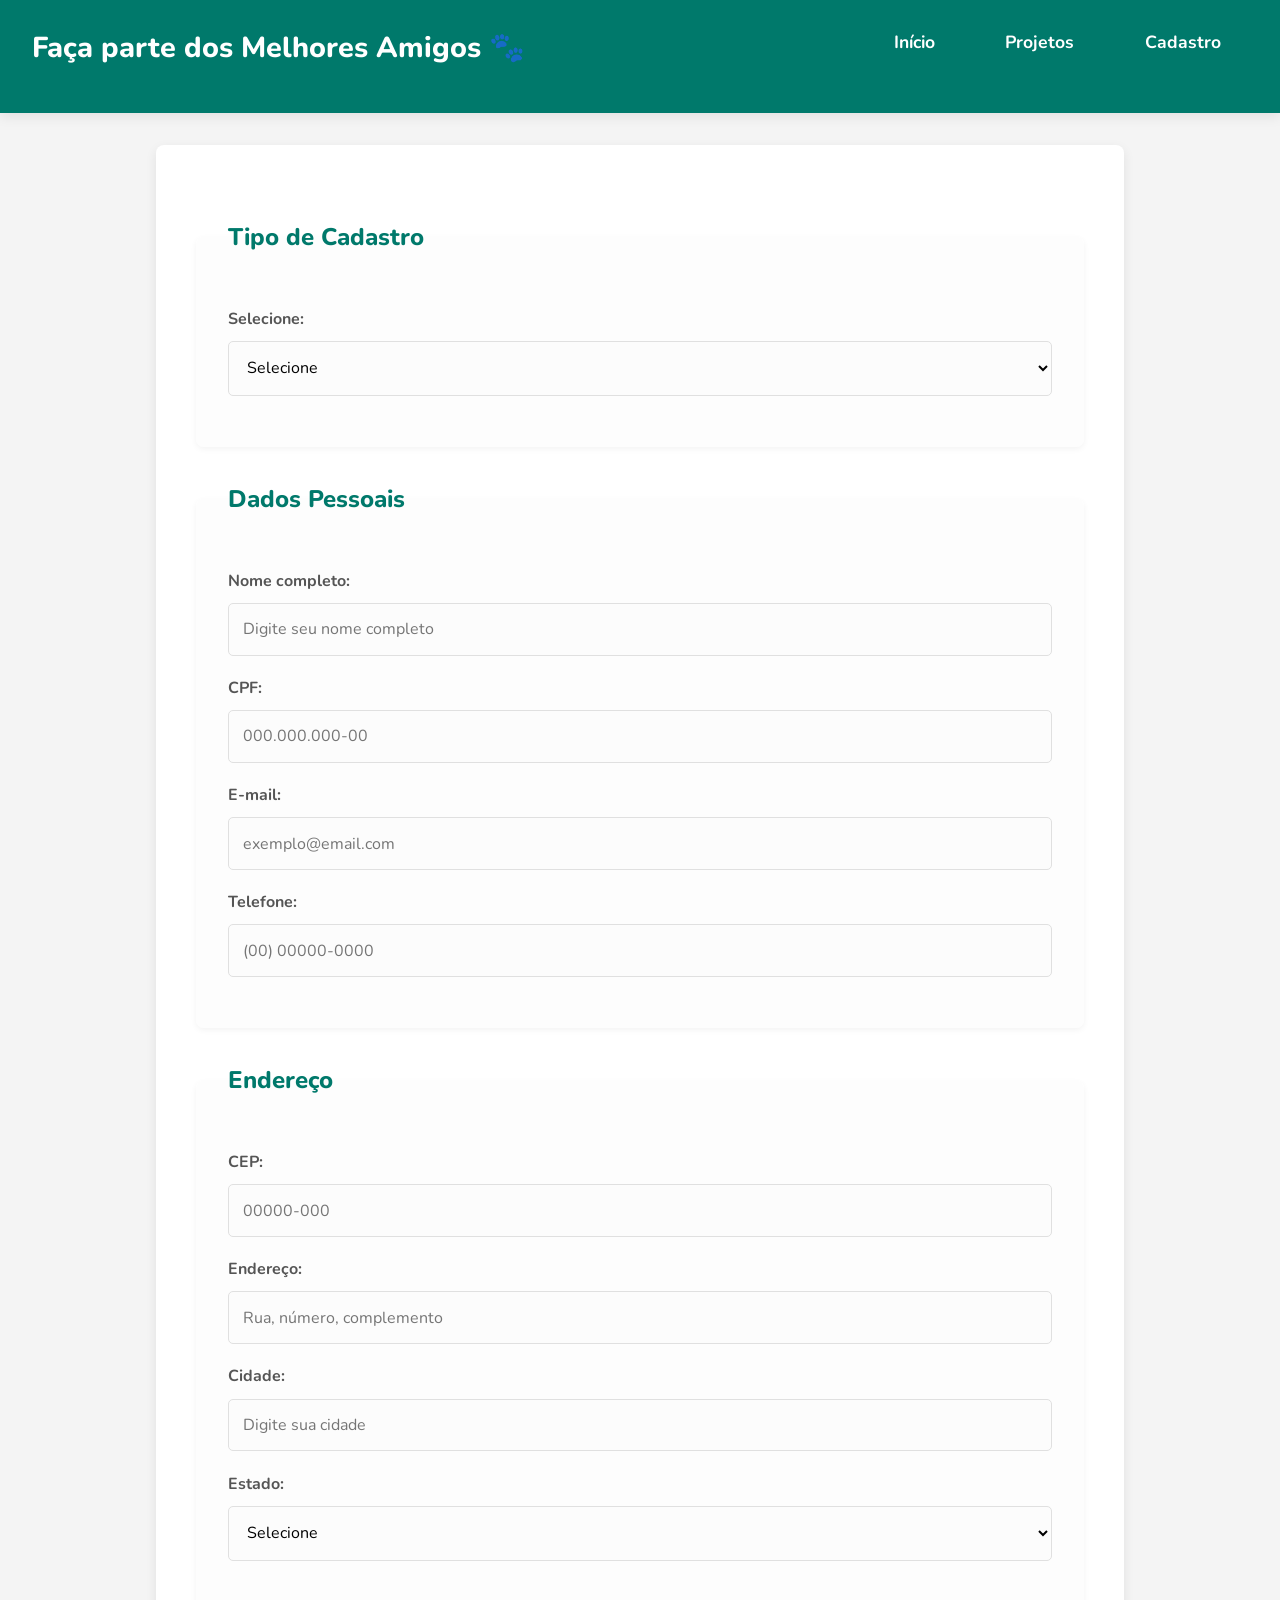
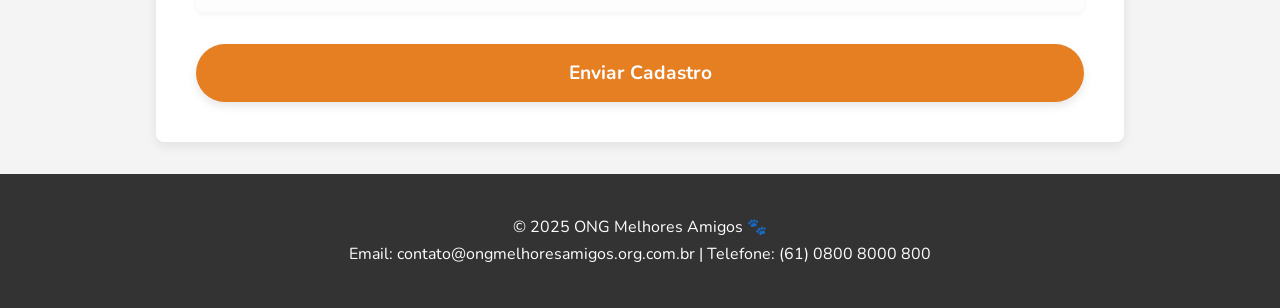
<file: cadastro.html>
<!DOCTYPE html>
<html lang="pt-BR">
<head>
    <meta charset="UTF-8">
    <meta name="viewport" content="width=device-width, initial-scale=1.0">
    <link rel="stylesheet" href="style.css">
    <title>Cadastro - ONG Melhores Amigos 🐾</title>
</head>
<body>
    <header>
        <h1>Faça parte dos Melhores Amigos 🐾</h1>
        <nav>
            <ul>
                <li><a href="index.html">Início</a></li>
                <li><a href="projeto.html">Projetos</a></li>
                <li><a href="cadastro.html">Cadastro</a></li>
            </ul>
        </nav>
    </header>

    <main>
        <section>
            <form>
                <fieldset>
                    <legend>Tipo de Cadastro</legend>
                    <label for="tipo">Selecione:</label>
                    <select id="tipo" name="tipo" required>
                        <option value="">Selecione</option>
                        <option value="doador">Doador</option>
                        <option value="voluntario">Voluntário</option>
                    </select>
                </fieldset>

                <fieldset>
                    <legend>Dados Pessoais</legend>
                    <label for="nome">Nome completo:</label>
                    <input type="text" id="nome" name="nome" placeholder="Digite seu nome completo" required>

                    <label for="cpf">CPF:</label>
                    <input type="text" id="cpf" name="cpf" placeholder="000.000.000-00" pattern="\d{3}\.\d{3}\.\d{3}-\d{2}" required>

                    <label for="email">E-mail:</label>
                    <input type="email" id="email" name="email" placeholder="exemplo@email.com" required>

                    <label for="telefone">Telefone:</label>
                    <input type="tel" id="telefone" name="telefone" placeholder="(00) 00000-0000" pattern="\(\d{2}\)\s?\d{5}-\d{4}" required>
                </fieldset>

                <fieldset>
                    <legend>Endereço</legend>
                    <label for="cep">CEP:</label>
                    <input type="text" id="cep" name="cep" placeholder="00000-000" pattern="\d{5}-\d{3}" required>

                    <label for="endereco">Endereço:</label>
                    <input type="text" id="endereco" name="endereco" placeholder="Rua, número, complemento" required>

                    <label for="cidade">Cidade:</label>
                    <input type="text" id="cidade" name="cidade" placeholder="Digite sua cidade" required>

                    <label for="estado">Estado:</label>
                    <select id="estado" name="estado" required>
                        <option value="">Selecione</option>
                        <option value="DF">Distrito Federal</option>
                        <option value="GO">Goiás</option>
                        <option value="SP">São Paulo</option>
                        <option value="RJ">Rio de Janeiro</option>
                        <option value="MG">Minas Gerais</option>
                        <option value="BA">Bahia</option>
                        <option value="PR">Paraná</option>
                    </select>
                </fieldset>

                <button type="submit">Enviar Cadastro</button>
            </form>
        </section>
    </main>

    <footer>
        <p>&copy; 2025 ONG Melhores Amigos 🐾</p>
        <p>Email: contato@ongmelhoresamigos.org.com.br | Telefone: (61) 0800 8000 800</p>
    </footer>
</body>
</html>
</file>
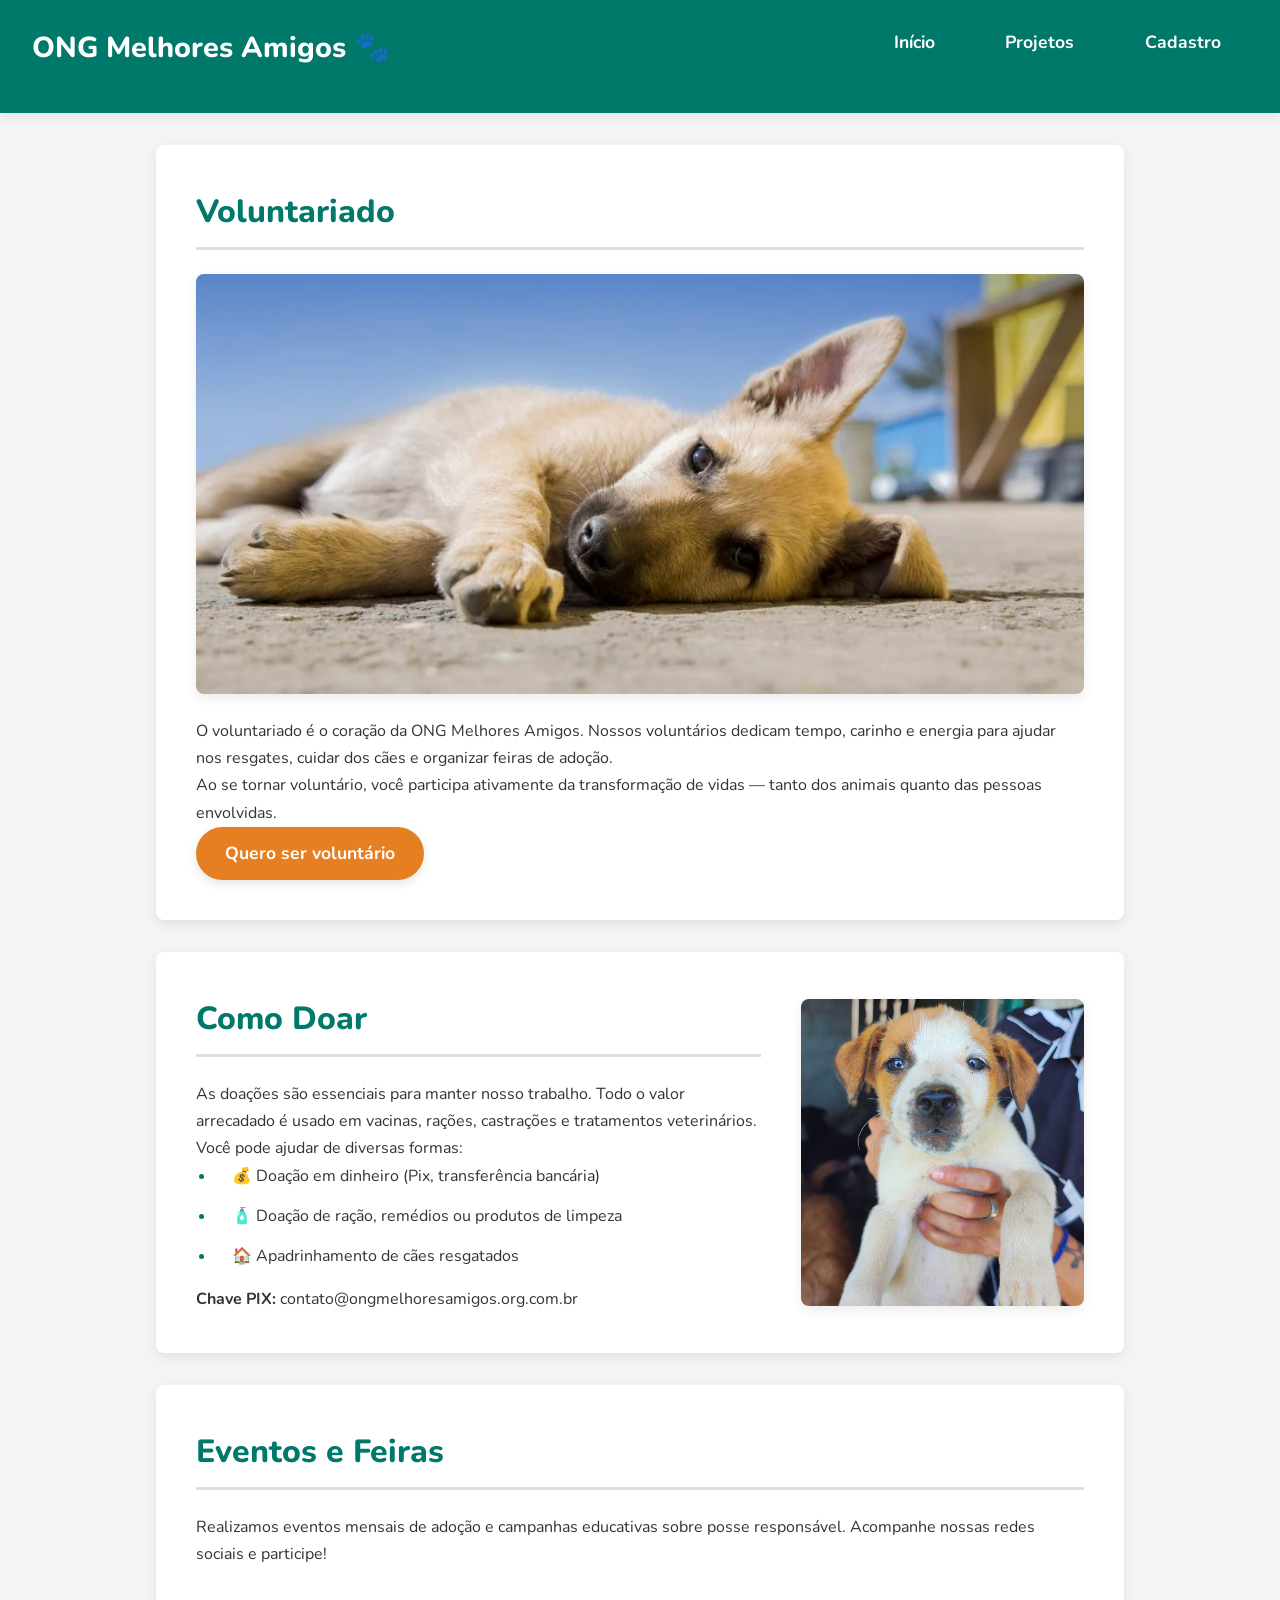
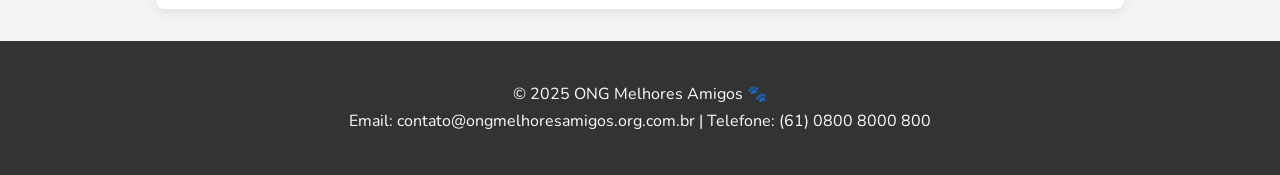
<file: projeto.html>
<!DOCTYPE html>
<html lang="pt-BR">
<head>
    <meta charset="UTF-8">
    <meta name="viewport" content="width=device-width, initial-scale=1.0">
    <link rel="stylesheet" href="style.css">
    <title>ONG Melhores Amigos 🐾</title>
</head>
<body>
    <header>
        <h1>ONG Melhores Amigos 🐾</h1>
        <nav>
            <ul>
                <li><a href="index.html">Início</a></li>
                <li><a href="projeto.html">Projetos</a></li>
                <li><a href="cadastro.html">Cadastro</a></li>
            </ul>
        </nav>
    </header>

    <main>
        <section>
            <h2>Voluntariado</h2>
            <img src="IMG/cahorrodeitado.jpeg" alt="Cachorro deitado">
            <p>O voluntariado é o coração da ONG Melhores Amigos. Nossos voluntários dedicam tempo, carinho e energia para ajudar nos resgates, cuidar dos cães e organizar feiras de adoção.</p>
            <p>Ao se tornar voluntário, você participa ativamente da transformação de vidas — tanto dos animais quanto das pessoas envolvidas.</p>
            <p><a href="cadastro.html"><button type="button">Quero ser voluntário</button></a></p>
        </section>

        <section id="secao-doar">
            <div class="conteudo-doar">
                <h2>Como Doar</h2>
                <p>As doações são essenciais para manter nosso trabalho. Todo o valor arrecadado é usado em vacinas, rações, castrações e tratamentos veterinários.</p>
                <p>Você pode ajudar de diversas formas:</p>
                <ul>
                    <li>💰 Doação em dinheiro (Pix, transferência bancária)</li>
                    <li>🧴 Doação de ração, remédios ou produtos de limpeza</li>
                    <li>🏠 Apadrinhamento de cães resgatados</li>
                </ul>
                <p><strong>Chave PIX:</strong> contato@ongmelhoresamigos.org.com.br</p>
            </div>
            <img src="IMG/adotadooo.jpeg" alt="Cachorro feliz sendo adotado">
        </section>

        <section>
            <h2>Eventos e Feiras</h2>
            <p>Realizamos eventos mensais de adoção e campanhas educativas sobre posse responsável. Acompanhe nossas redes sociais e participe!</p>
        </section>
    </main>

    <footer>
        <p>&copy; 2025 ONG Melhores Amigos 🐾</p>
        <p>Email: contato@ongmelhoresamigos.org.com.br | Telefone: (61) 0800 8000 800</p>
    </footer>
</body>
</html>
</file>
<file: style.css>
@import url('https://fonts.googleapis.com/css2?family=Nunito:wght@400;700;800&display=swap');

:root {
  --cor-primaria: #00796B;
  --cor-secundaria: #555;
  --cor-fundo-site: #F4F4F4;
  --cor-fundo-bloco: #FFFFFF;
  --cor-texto: #333333;
  --cor-branca: #FFFFFF;
  --cor-borda: #E0E0E0;
  --cor-acao: #E67E22;
  --sombra-padrao: 0 4px 12px rgba(0, 0, 0, 0.08);
}

* {
  margin: 0;
  padding: 0;
  box-sizing: border-box;
}

body {
  font-family: 'Nunito', 'Arial', sans-serif;
  line-height: 1.7;
  background-color: var(--cor-fundo-site);
  color: var(--cor-texto);
}

/* --- HEADER & NAV --- */
header {
  background-color: var(--cor-primaria);
  color: var(--cor-branca);
  padding: 1.5rem 2rem;
  box-shadow: var(--sombra-padrao);
  position: sticky;
  top: 0;
  z-index: 1000;
  text-align: center;
  display: flex;
  justify-content: space-between;
  align-items: center;
  flex-wrap: wrap;
}

header h1 {
  color: var(--cor-branca);
  font-weight: 800;
  font-size: 1.8rem;
  margin-bottom: 1rem;
}

.header-left .titulo-principal {
  margin-bottom: 0;
}

nav {
  display: flex;
  justify-content: center;
  flex-wrap: wrap;
}

nav.nav-principal {
   justify-content: flex-end;
}

nav ul {
  list-style: none;
  display: flex;
  flex-wrap: wrap;
  justify-content: center;
}

nav a {
  color: var(--cor-branca);
  text-decoration: none;
  font-weight: 700;
  font-size: 1.1rem;
  padding: 0.6rem 1.2rem;
  margin: 0.2rem 0.5rem; 
  border-radius: 50px;
  transition: all 0.3s ease;
}

nav a:hover {
  background-color: var(--cor-branca);
  color: var(--cor-primaria);
  transform: scale(1.05);
}

/* --- LAYOUT PRINCIPAL --- */
main {
  max-width: 1000px;
  margin: 2rem auto;
  padding: 0 1rem;
}

main > section {
  background-color: var(--cor-fundo-bloco);
  border-radius: 8px;
  box-shadow: var(--sombra-padrao);
  padding: 2.5rem;
  margin-bottom: 2rem;
  transition: transform 0.3s ease, box-shadow 0.3s ease;
}

main > section:hover {
  transform: translateY(-5px);
  box-shadow: 0 8px 16px rgba(0, 0, 0, 0.1);
}

/* --- TIPOGRAFIA --- */
main h2 {
  color: var(--cor-primaria);
  margin-bottom: 1.5rem;
  padding-bottom: 0.5rem;
  border-bottom: 3px solid var(--cor-borda);
  font-weight: 800;
  font-size: 2rem;
}

main h3 {
  color: var(--cor-primaria);;
  margin-top: 1.5rem;
  margin-bottom: 1rem;
  font-weight: 700;
  font-size: 1.5rem;
}

ul {
  margin-bottom: 1rem;
  padding-left: 20px;
}

li {
  margin-bottom: 0.8rem;
  padding-left: 1rem;
}

li::marker { 
  color: var(--cor-primaria);
  font-weight: bold;
}

main a {
  color: var(--cor-acao);
  text-decoration: none;
  font-weight: bold;
}

main a:hover {
  text-decoration: underline;
}

/* --- IMAGENS --- */
img {
  max-width: 100%;
  height: auto;
  border-radius: 8px;
}

main img {
  display: block;
  margin: 1.5rem auto; 
  box-shadow: var(--sombra-padrao);
  transition: transform 0.3s ease;
}

main img:hover {
  transform: scale(1.03);
}

/* Hero (Banner Inicial) */
.hero {
  width: 100%;
  max-height: 450px; 
  overflow: hidden; 
  margin-bottom: 2rem; 
  display: block; 
}

.hero img {
  width: 100%;
  height: 450px;
  object-fit: cover; 
  opacity: 0.7; 
  border-radius: 0; 
  margin-bottom: -5px; 
  display: inline-block; 
}

/* IMAGEM DE DESTAQUE (PROJETOS) - CORREÇÃO DE TAMANHO */
.img-destaque {
    width: 100%;           
    height: 300px;         
    object-fit: cover;     
    border-radius: 8px;    
    margin-bottom: 1.5rem; 
}


/* --- FORMULÁRIOS E BOTÕES --- */
button,
input[type="submit"] {
  background-color: var(--cor-acao);
  color: var(--cor-branca);
  border: none;
  padding: 0.9rem 1.8rem;
  font-size: 1.1rem;
  font-weight: 700;
  font-family: 'Nunito', sans-serif;
  border-radius: 50px;
  cursor: pointer;
  transition: all 0.3s ease;
  box-shadow: 0 4px 10px rgba(0, 0, 0, 0.1);
}

button:hover,
input[type="submit"]:hover {
  background-color: #d35400;
  transform: translateY(-3px);
  box-shadow: 0 6px 12px rgba(0, 0, 0, 0.15);
}

form {
  margin-top: 2rem;
}

fieldset {
  border: none; 
  background-color: #fdfdfd; 
  padding: 2rem;
  margin-bottom: 2rem;
  border-radius: 8px;
  box-shadow: 0 2px 6px rgba(0,0,0,0.05);
}

legend {
  font-size: 1.5rem;
  font-weight: 800;
  color: var(--cor-primaria);
  padding: 0;
  margin-bottom: 1rem;
}

label {
  display: block;
  margin-bottom: 0.5rem;
  font-weight: 700;
  color: #555;
}

input[type="text"],
input[type="email"],
input[type="tel"],
input[type="cpf"],
select {
  width: 100%;
  padding: 0.9rem;
  margin-bottom: 1.2rem;
  border: 1px solid var(--cor-borda);
  border-radius: 5px;
  font-size: 1rem;
  font-family: 'Nunito', sans-serif;
  background-color: #fcfcfc;
  transition: all 0.3s ease;
}

input:focus,
select:focus {
  outline: none;
  border-color: var(--cor-primaria);
  box-shadow: 0 0 8px rgba(0, 121, 107, 0.2);
  background-color: #fff;
}

form button[type="submit"] {
  display: block;
  width: 100%;
  font-size: 1.2rem;
  padding: 1rem;
}

/* --- SEÇÃO COMO DOAR --- */
#secao-doar {
  display: flex;         
  align-items: center;   
  gap: 2.5rem;           
  flex-wrap: wrap;       
}

#secao-doar .conteudo-doar {
  flex: 2; 
  min-width: 300px; 
}

#secao-doar img {
  flex: 1; 
  min-width: 250px; 
  margin: 0; 
  width: 100%; 
  max-width: 350px; 
  object-fit: cover;
  max-height: 400px;
  border-radius: 8px;
  box-shadow: var(--sombra-padrao);
  transition: transform 0.3s ease;
}

#secao-doar img:hover {
  transform: scale(1.03);
}

footer {
  text-align: center;
  padding: 2.5rem 1.5rem;
  margin-top: 2rem;
  background-color: #333;
  color: var(--cor-branca);
}
.input-erro {
    border: 2px solid #ff4444 !important;
    background-color: #fff8f8 !important;
}
.asterisco {
    color: #ff4444;
    font-weight: bold;
    margin-left: 5px;
}
</file>
